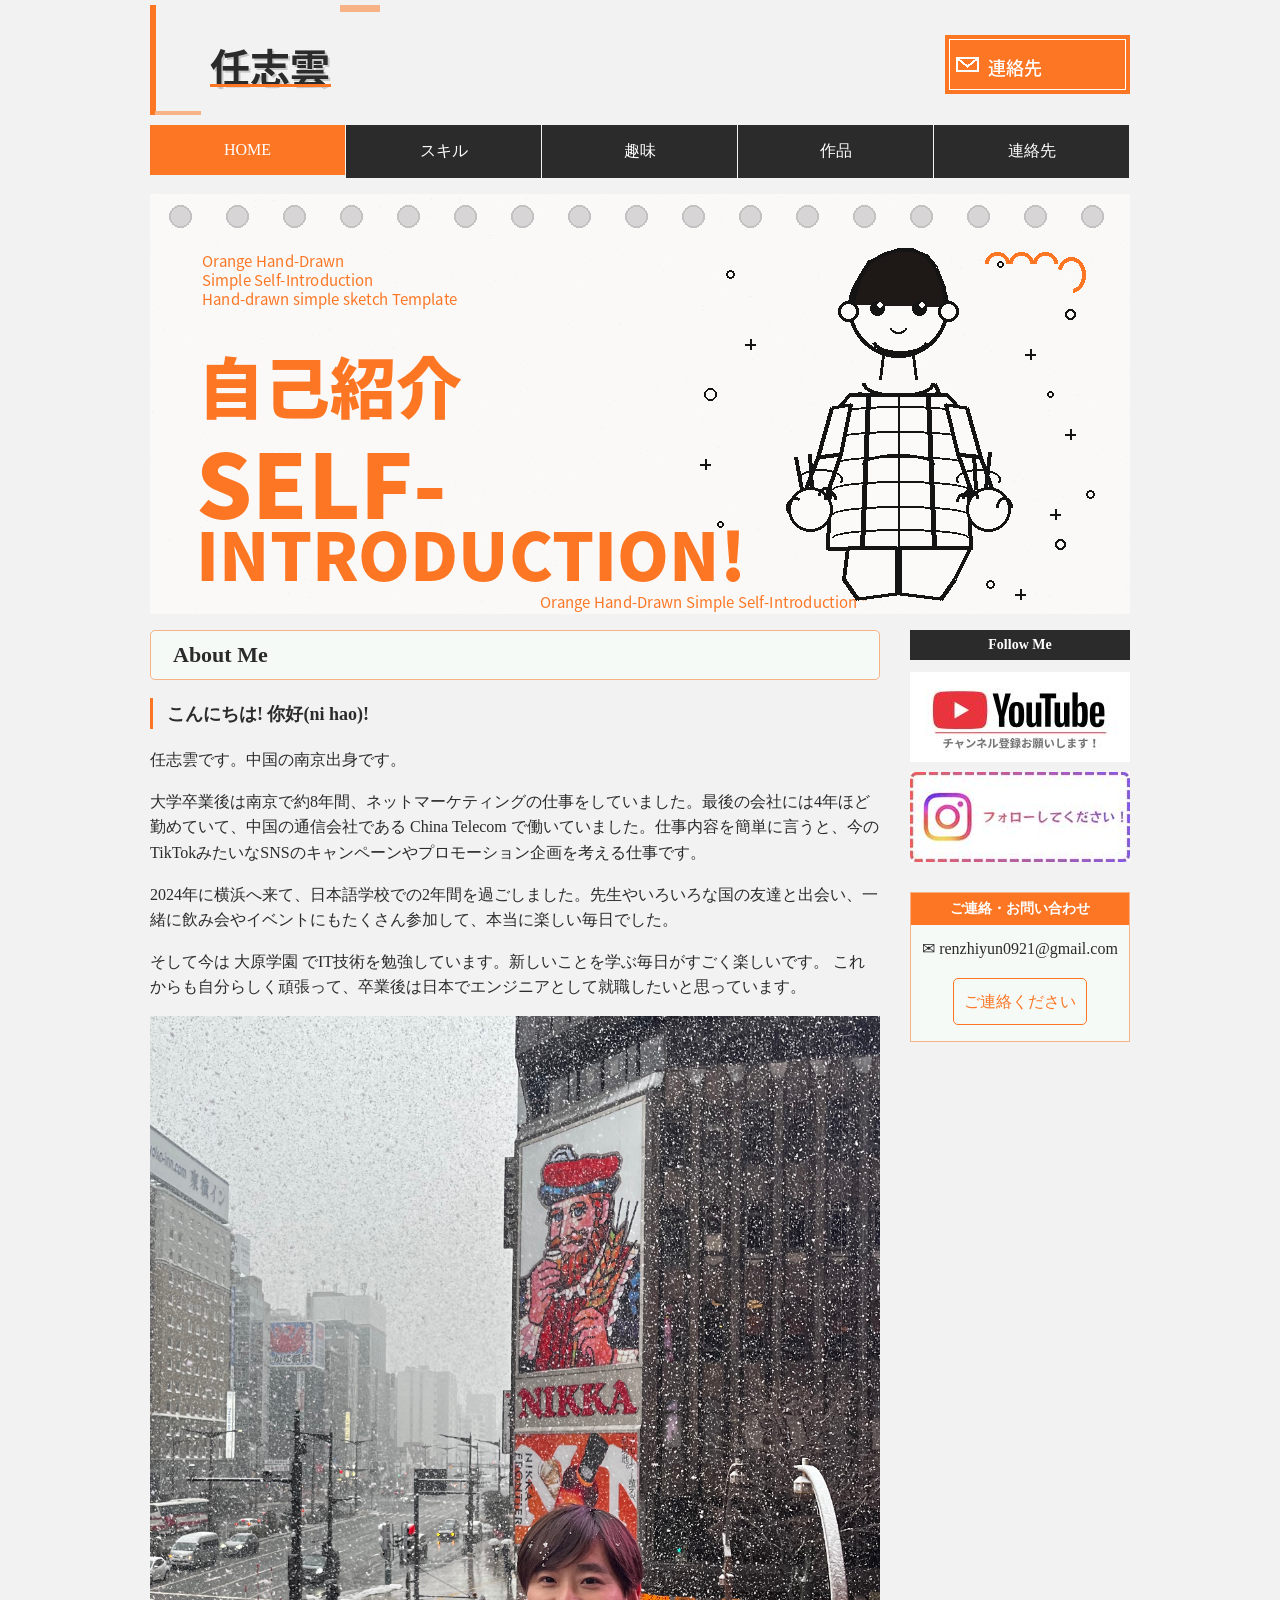
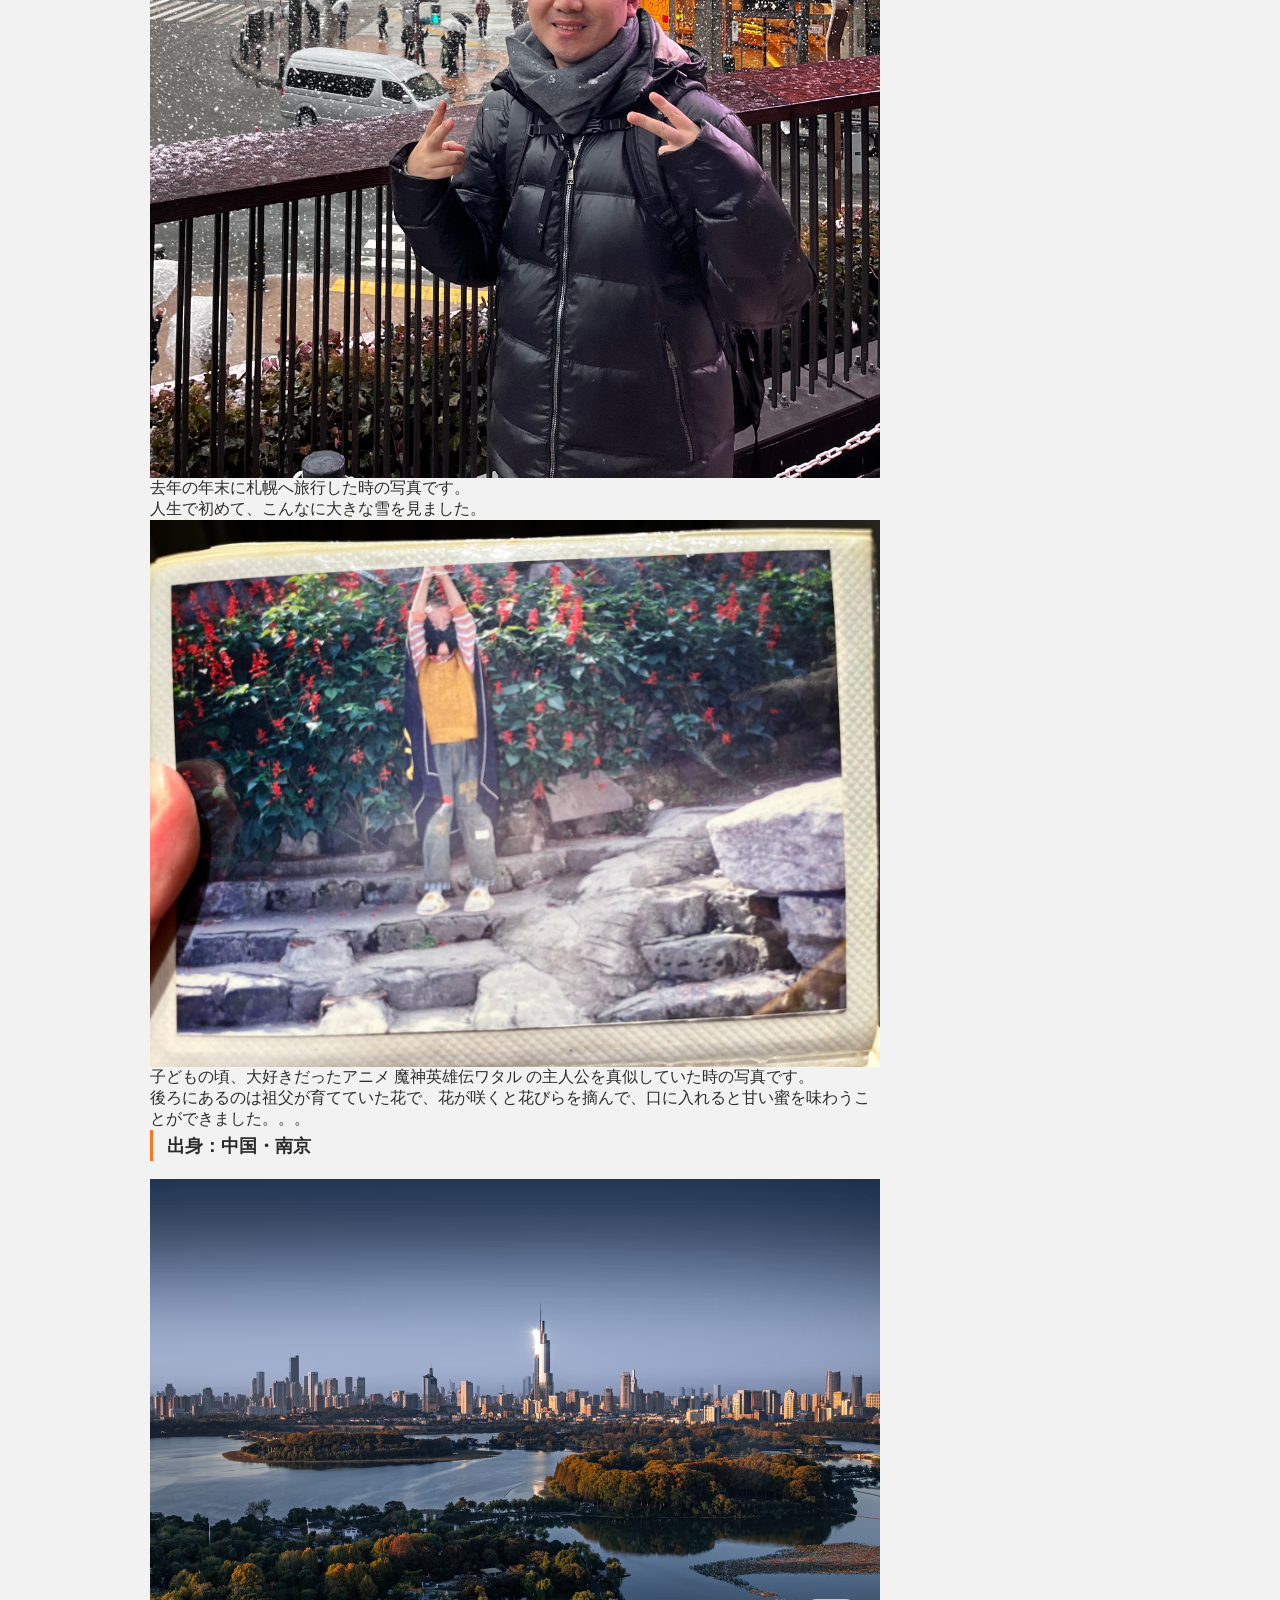
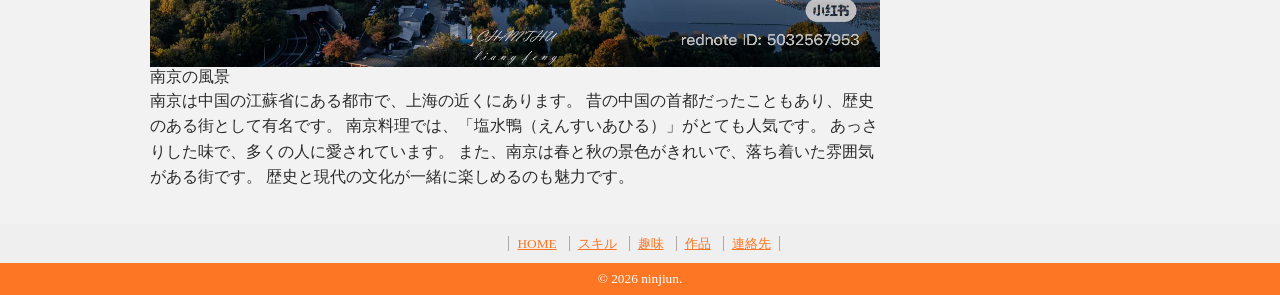
<file: index.html>
<!DOCTYPE html>
<html lang="ja">
<head>
<meta charset="UTF-8">
<meta name="viewport" content="width=device-width, initial-scale=1.0">
<title>任志雲の自己紹介</title>
<link rel="stylesheet" href="css/style.css">
<link rel="=shortcut icon" href="images/favicon.png">
</head>
<body>

  <!--ヘッダー-->
  <header>
    <h1><img src="images/logo.png" alt="Jiun Nin | Portfolio" ></h1>
    <div id="header_contact"><a href="contact.html"><img src="images/btn_contact.jpg" alt="連絡先"></a></div>
    <nav id="global_navi">
      <ul>
        <li class="current"><a href="index.html">HOME</a></li>
        <li><a href="skills.html">スキル</a></li>
        <li><a href="hobby.html">趣味</a></li>
        <li><a href="works.html">作品</a></li>
        <li><a href="contact.html">連絡先</a></li>
      </ul>
    </nav>
  </header>
  <!--/ヘッダー-->


  <!--メインビジュアル画像-->
  <div id="main_visual">
    <p><img src="images/main_visual.jpg" alt="自己紹介"></p>
  </div>
  <!--/メインビジュアル画像-->

  <!--wrapper-->
  <div id="wrapper">
    <!--メイン-->
    <div id="main">
      <section id="point">
        <h2>About Me</h2>
        <section>
          <h3>こんにちは! 你好(ni hao)!</h3>
          <p>任志雲です。中国の南京出身です。</p>
          <p>大学卒業後は南京で約8年間、ネットマーケティングの仕事をしていました。最後の会社には4年ほど勤めていて、中国の通信会社である China Telecom で働いていました。仕事内容を簡単に言うと、今のTikTokみたいなSNSのキャンペーンやプロモーション企画を考える仕事です。</p>
          <p>2024年に横浜へ来て、日本語学校での2年間を過ごしました。先生やいろいろな国の友達と出会い、一緒に飲み会やイベントにもたくさん参加して、本当に楽しい毎日でした。</p>
          <p>そして今は 大原学園 でIT技術を勉強しています。新しいことを学ぶ毎日がすごく楽しいです。
これからも自分らしく頑張って、卒業後は日本でエンジニアとして就職したいと思っています。</p>
          <figure>
            <img src="images/photo01.jpg" alt="写真1">
            <figcaption>去年の年末に札幌へ旅行した時の写真です。<br>
            人生で初めて、こんなに大きな雪を見ました。</figcaption>
          </figure>
          <figure>
            <img src="images/photo03.jpg" alt="写真3">
            <figcaption>子どもの頃、大好きだったアニメ 魔神英雄伝ワタル の主人公を真似していた時の写真です。<br>
            後ろにあるのは祖父が育てていた花で、花が咲くと花びらを摘んで、口に入れると甘い蜜を味わうことができました。。。</figcaption>
          </figure>
          <h3>出身：中国・南京</h3>
          <figure>
            <img src="images/photo02.jpg" alt="写真2">
            <figcaption>南京の風景</figcaption>
          </figure>
          <p> 南京は中国の江蘇省にある都市で、上海の近くにあります。
              昔の中国の首都だったこともあり、歴史のある街として有名です。
              南京料理では、「塩水鴨（えんすいあひる）」がとても人気です。
              あっさりした味で、多くの人に愛されています。
              また、南京は春と秋の景色がきれいで、落ち着いた雰囲気がある街です。
              歴史と現代の文化が一緒に楽しめるのも魅力です。</p>
        </section>
    </div>
    <!--/メイン-->

    <!--サイド-->
    <aside id="sidebar">
      <section id="side_banner">
        <h2>Follow Me</h2>
        <ul>
          <li><a href="https://www.youtube.com/@%E4%BB%BB%E5%BF%97%E4%BA%91-w3o" target="_blank"><img src="images/banner01.jpg" alt="YouTube"></a></li>
          <li><a href="https://www.instagram.com/fitz_best?igsh=MTdvMzY2Zjg4NnNrbA%3D%3D&utm_source=qr"><img src="images/banner02.jpg" alt="Instagram"></a></li>
        </ul>
      </section>
      <section id="side_contact">
        <h2>ご連絡・お問い合わせ</h2>
        <p class="mail"> ✉ renzhiyun0921@gmail.com</p>
        <p><a href="contact.html" class="contact_button">ご連絡ください</a></p>
      </section>
    </aside>
    <!--/サイド-->
  </div>
  <br>
  <!--/wrapper-->

  <!--フッター-->
  <footer>
    <div id="footer_nav">
      <ul>
        <li><a href="index.html">HOME</a></li>
        <li><a href="skills.html">スキル</a></li>
        <li><a href="hobby.html">趣味</a></li>
        <li><a href="works.html">作品</a></li>
        <li><a href="contact.html">連絡先</a></li>
      </ul>
    </div>
    <small>&copy; 2026 ninjiun.</small>
  </footer>

</body>
</html>
</file>
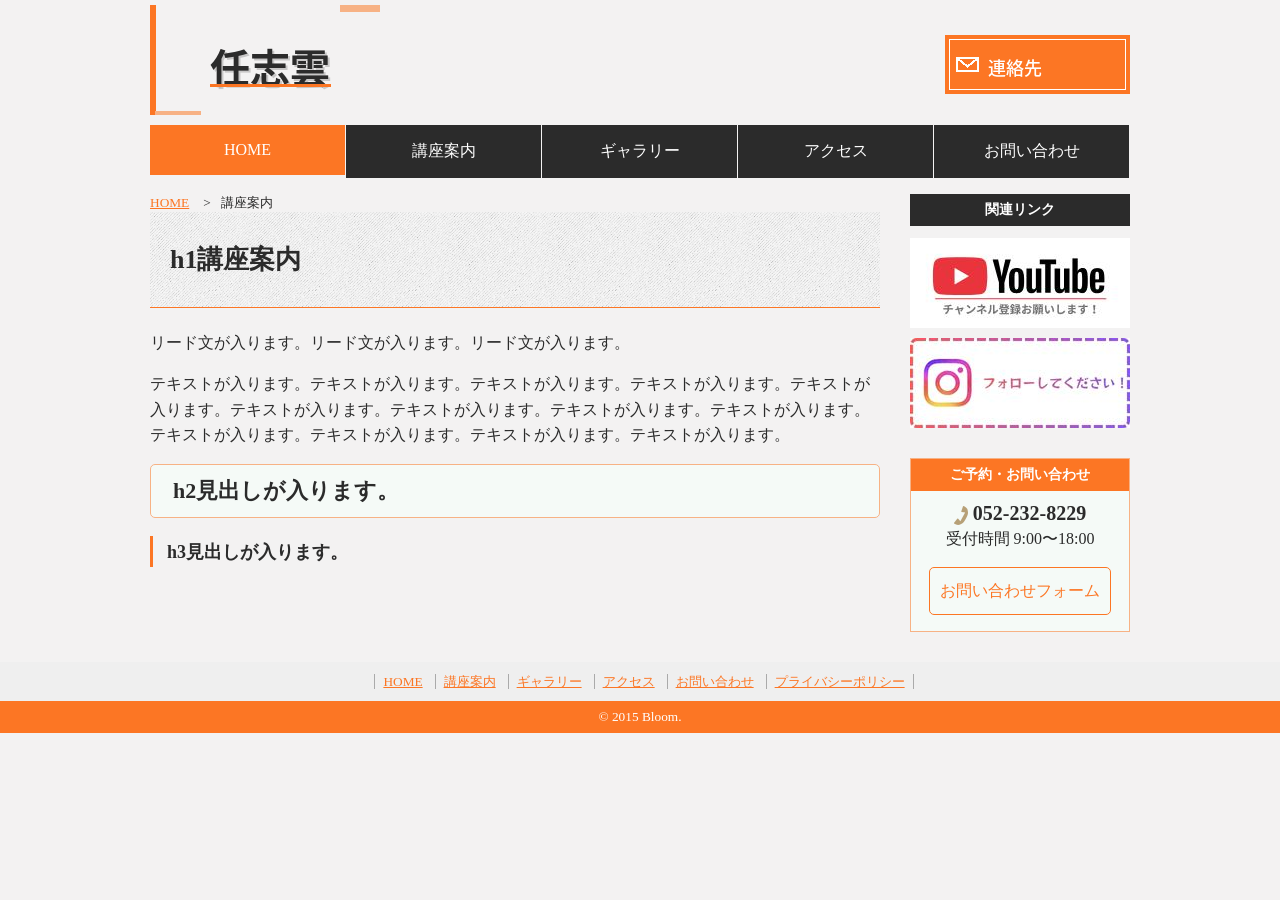
<file: base.html>
<!DOCTYPE html>
<html lang="ja">
<head>
<meta charset="UTF-8">
<title>フラワーアレンジメント教室 Bloom</title>
<link rel="stylesheet" href="css/style.css">
</head>
<body>

  <!--ヘッダー-->
  <header>
    <h1><a href="index.html"><img src="images/logo.png" alt="フラワーアレンジメント教室ブルーム" ></a></h1>
    <div id="header_contact"><a href="contact.html"><img src="images/btn_contact.jpg" alt="お問い合わせ"></a></div>
    <nav id="global_navi">
      <ul>
        <li class="current"><a href="index.html">HOME</a></li>
        <li><a href="course.html">講座案内</a></li>
        <li><a href="gallery.html">ギャラリー</a></li>
        <li><a href="access.html">アクセス</a></li>
        <li><a href="contact.html">お問い合わせ</a></li>
      </ul>
    </nav>
  </header>
  <!--/ヘッダー-->
  
  <!--wrapper-->
  <div id="wrapper">
    <!--メイン-->
    <div id="main">
      <div id="breadcrumb">
        <ol>
          <li><a href="index.html">HOME</a></li>
          <li>講座案内</li>
        </ol>
      </div>
      <article>        
        <h1>h1講座案内</h1>
        <p class="lead">リード文が入ります。リード文が入ります。リード文が入ります。</p>
        <p>テキストが入ります。テキストが入ります。テキストが入ります。テキストが入ります。テキストが入ります。テキストが入ります。テキストが入ります。テキストが入ります。テキストが入ります。テキストが入ります。テキストが入ります。テキストが入ります。テキストが入ります。</p>
        <section>
          <h2>h2見出しが入ります。</h2>
          <section>
            <h3>h3見出しが入ります。</h3>
          </section>
        </section>          
      </article>
    </div>
    <!--/メイン-->
    
    <!--サイド-->
    <aside id="sidebar">
      <section id="side_banner">
        <h2>関連リンク</h2>
        <ul>
          <li><a href="#" target="_blank"><img src="images/banner01.jpg" alt="ブルームブログ"></a></li>
          <li><a href="https://www.facebook.com/" target="_blank"><img src="images/banner02.jpg" alt="イイネ！押してね！facebookページ"></a></li>
        </ul>
      </section>
      <section id="side_contact">
        <h2>ご予約・お問い合わせ</h2>
        <address><img src="images/mark_tel.png" alt="TEL">052-232-8229</address>
        <p>受付時間 9:00〜18:00</p>
        <p><a href="contact.html" class="contact_button">お問い合わせフォーム</a></p>
      </section>
    </aside>
    <!--/サイド-->
  </div>
  <!--/wrapper-->
  
  <!--フッター-->
  <footer>
    <div id="footer_nav">
      <ul>
        <li><a href="index.html">HOME</a></li>
        <li><a href="course.html">講座案内</a></li>
        <li><a href="gallery.html">ギャラリー</a></li>
        <li><a href="access.html">アクセス</a></li>
        <li><a href="contact.html">お問い合わせ</a></li>
        <li><a href="policy.html">プライバシーポリシー</a></li>
      </ul>
    </div>
    <small>&copy; 2015 Bloom.</small>
  </footer>
  <!--/フッター-->

</body>
</html>
</file>
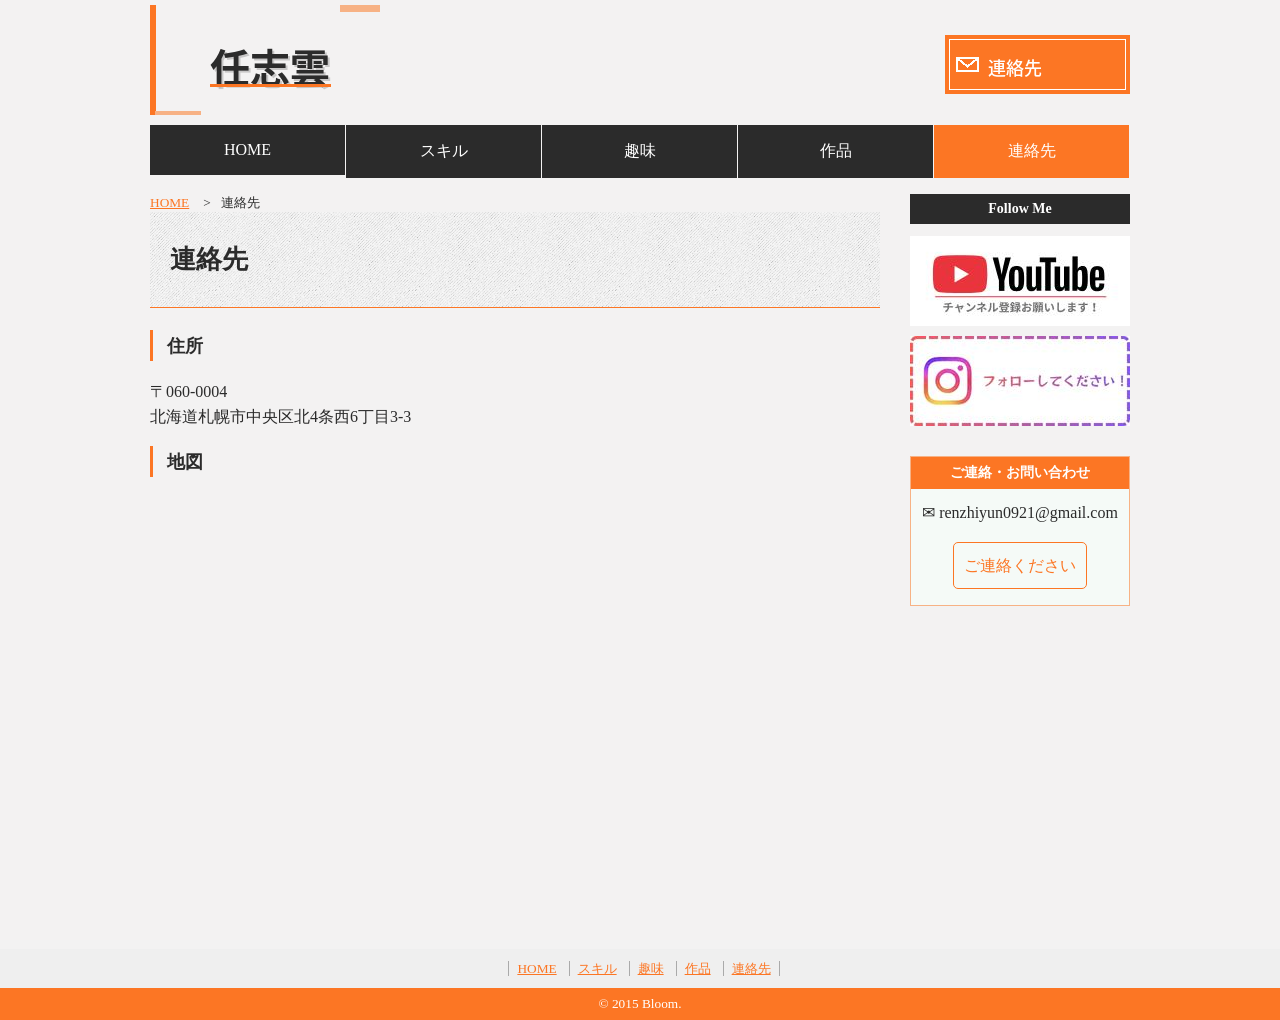
<file: contact.html>
<!DOCTYPE html>
<html lang="ja">
<head>
<meta charset="UTF-8">
<meta name="viewport" content="width=device-width, initial-scale=1.0">
<title>連絡先｜自己紹介</title>
<link rel="stylesheet" href="css/style.css">
<link rel="=shortcut icon" href="images/favicon.png">
</head>
<body>

  <!--ヘッダー-->
  <header>
    <h1><a href="index.html"><img src="images/logo.png" alt="nin jiun" ></a></h1>
    <div id="header_contact"><a href="contact.html"><img src="images/btn_contact.jpg" alt="連絡先"></a></div>
    <nav id="global_navi">
      <ul>
        <li><a href="index.html">HOME</a></li>
        <li><a href="skills.html">スキル</a></li>
        <li><a href="hobby.html">趣味</a></li>
        <li><a href="works.html">作品</a></li>
        <li class="current"><a href="access.html">連絡先</a></li>
      </ul>
    </nav>
  </header>
  <!--/ヘッダー-->

  <!--wrapper-->
  <div id="wrapper">
    <!--メイン-->
    <div id="main">
      <div id="breadcrumb">
        <ol>
          <li><a href="index.html">HOME</a></li>
          <li>連絡先</li>
        </ol>
      </div>
      <article>        
        <h1>連絡先</h1>
            <h3>住所</h3>
            <p>〒060-0004<br>
            北海道札幌市中央区北4条西6丁目3-3 </p>
          </section>
          <section>
            <h3>地図</h3>
<iframe src="https://www.google.com/maps/embed?pb=!1m18!1m12!1m3!1d8245.061520040987!2d141.35254285117787!3d43.06100673934976!2m3!1f0!2f0!3f0!3m2!1i1024!2i768!4f13.1!3m3!1m2!1s0x5f0b299f95d09a37%3A0x6ada9513ed3ab61e!2sRokkatei%20Sapporo%20Main%20Store!5e0!3m2!1szh-CN!2sjp!4v1778808027480!5m2!1szh-CN!2sjp" width="600" height="450" style="border:0;" allowfullscreen="" loading="lazy" referrerpolicy="no-referrer-when-downgrade"></iframe>
          </section>
      </article>
    </div>
    <!--/メイン-->

    <!--サイド-->
    <aside id="sidebar">
      <section id="side_banner">
        <h2>Follow Me</h2>
        <ul>
          <li><a href="https://www.youtube.com/@%E4%BB%BB%E5%BF%97%E4%BA%91-w3o" target="_blank"><img src="images/banner01.jpg" alt="YouTube"></a></li>
          <li><a href="https://www.instagram.com/fitz_best?igsh=MTdvMzY2Zjg4NnNrbA%3D%3D&utm_source=qr"><img src="images/banner02.jpg" alt="Instagram"></a></li>
        </ul>
      </section>
      <section id="side_contact">
        <h2>ご連絡・お問い合わせ</h2>
        <p class="mail"> ✉ renzhiyun0921@gmail.com</p>
        <p><a href="contact.html" class="contact_button">ご連絡ください</a></p>
      </section>
    </aside>
    <!--/サイド-->
  </div>
  <!--/wrapper-->

  <!--フッター-->
  <footer>
    <div id="footer_nav">
      <ul>
        <li><a href="index.html">HOME</a></li>
        <li><a href="skills.html">スキル</a></li>
        <li><a href="hobby.html">趣味</a></li>
        <li><a href="works.html">作品</a></li>
        <li><a href="contact.html">連絡先</a></li>
      </ul>
    </div>
    <small>&copy; 2015 Bloom.</small>
  </footer>
  <!--/フッター-->
  
</body>
</html>
</file>
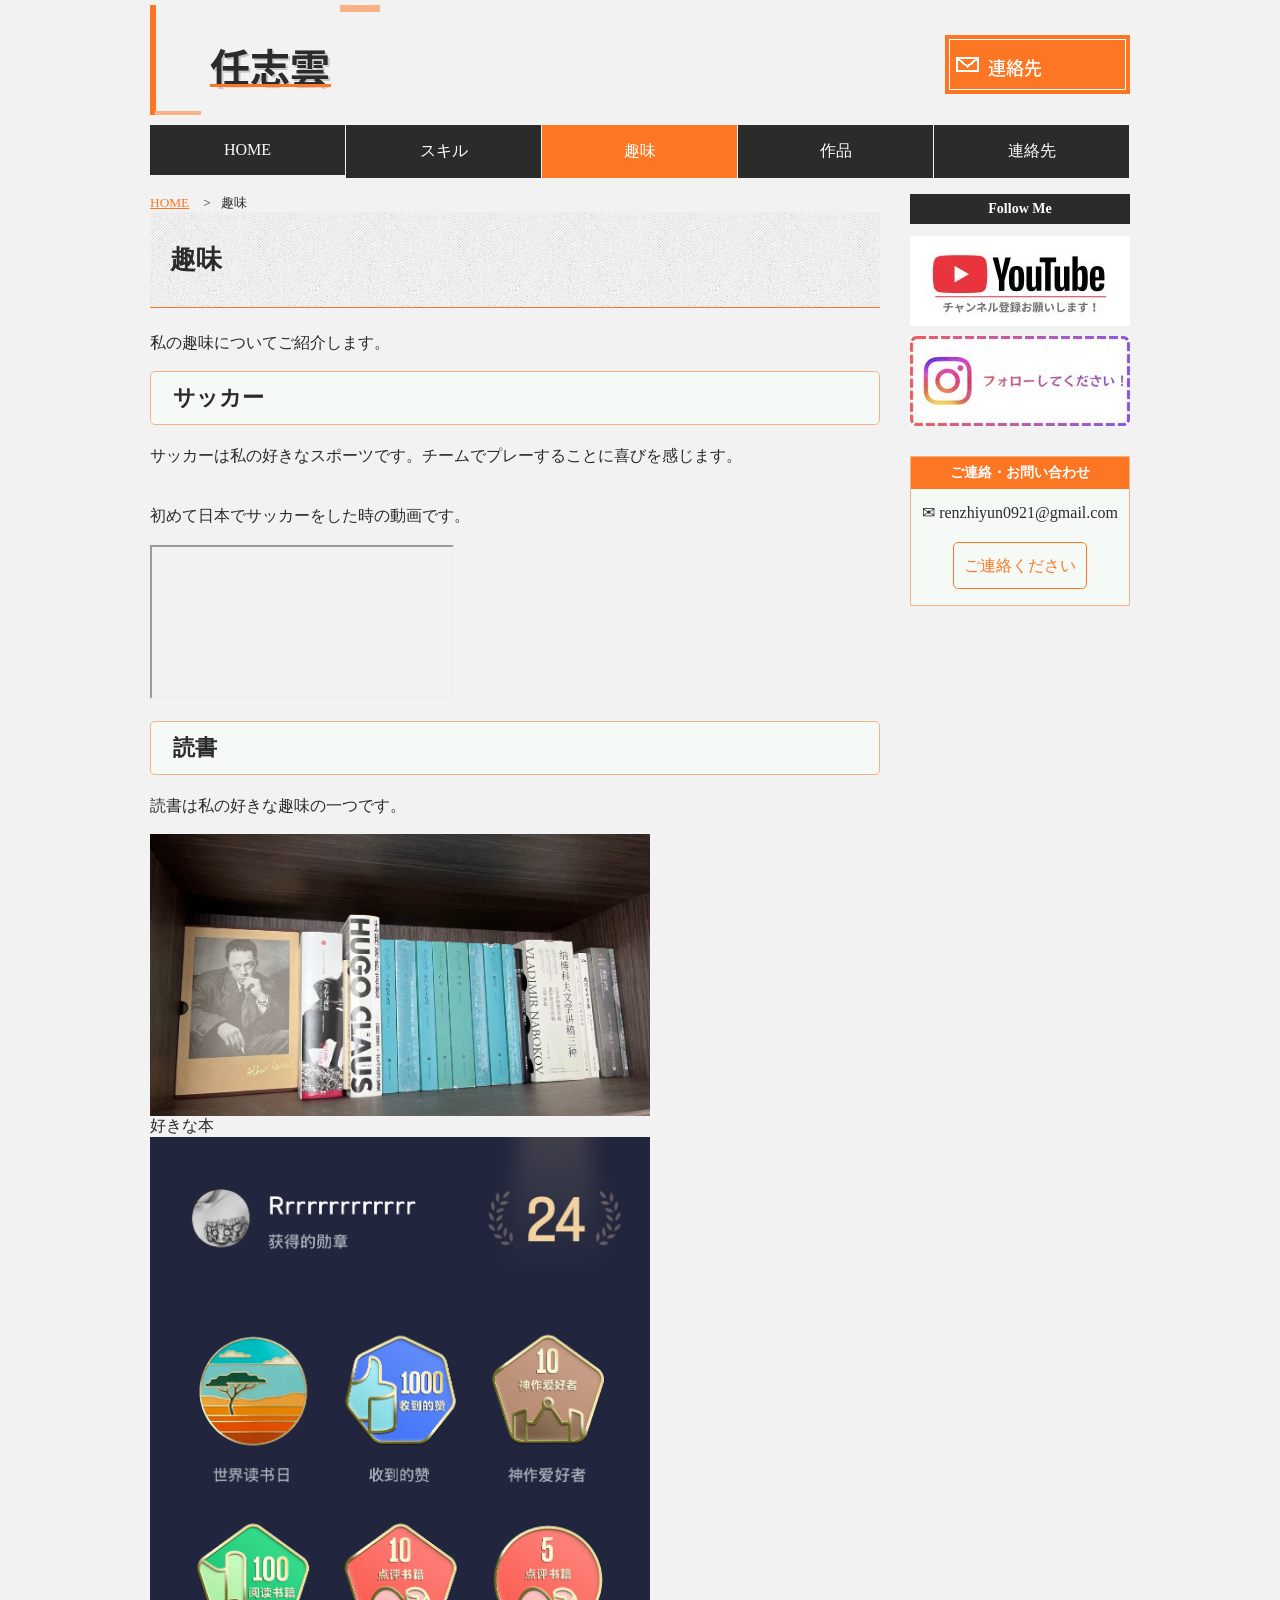
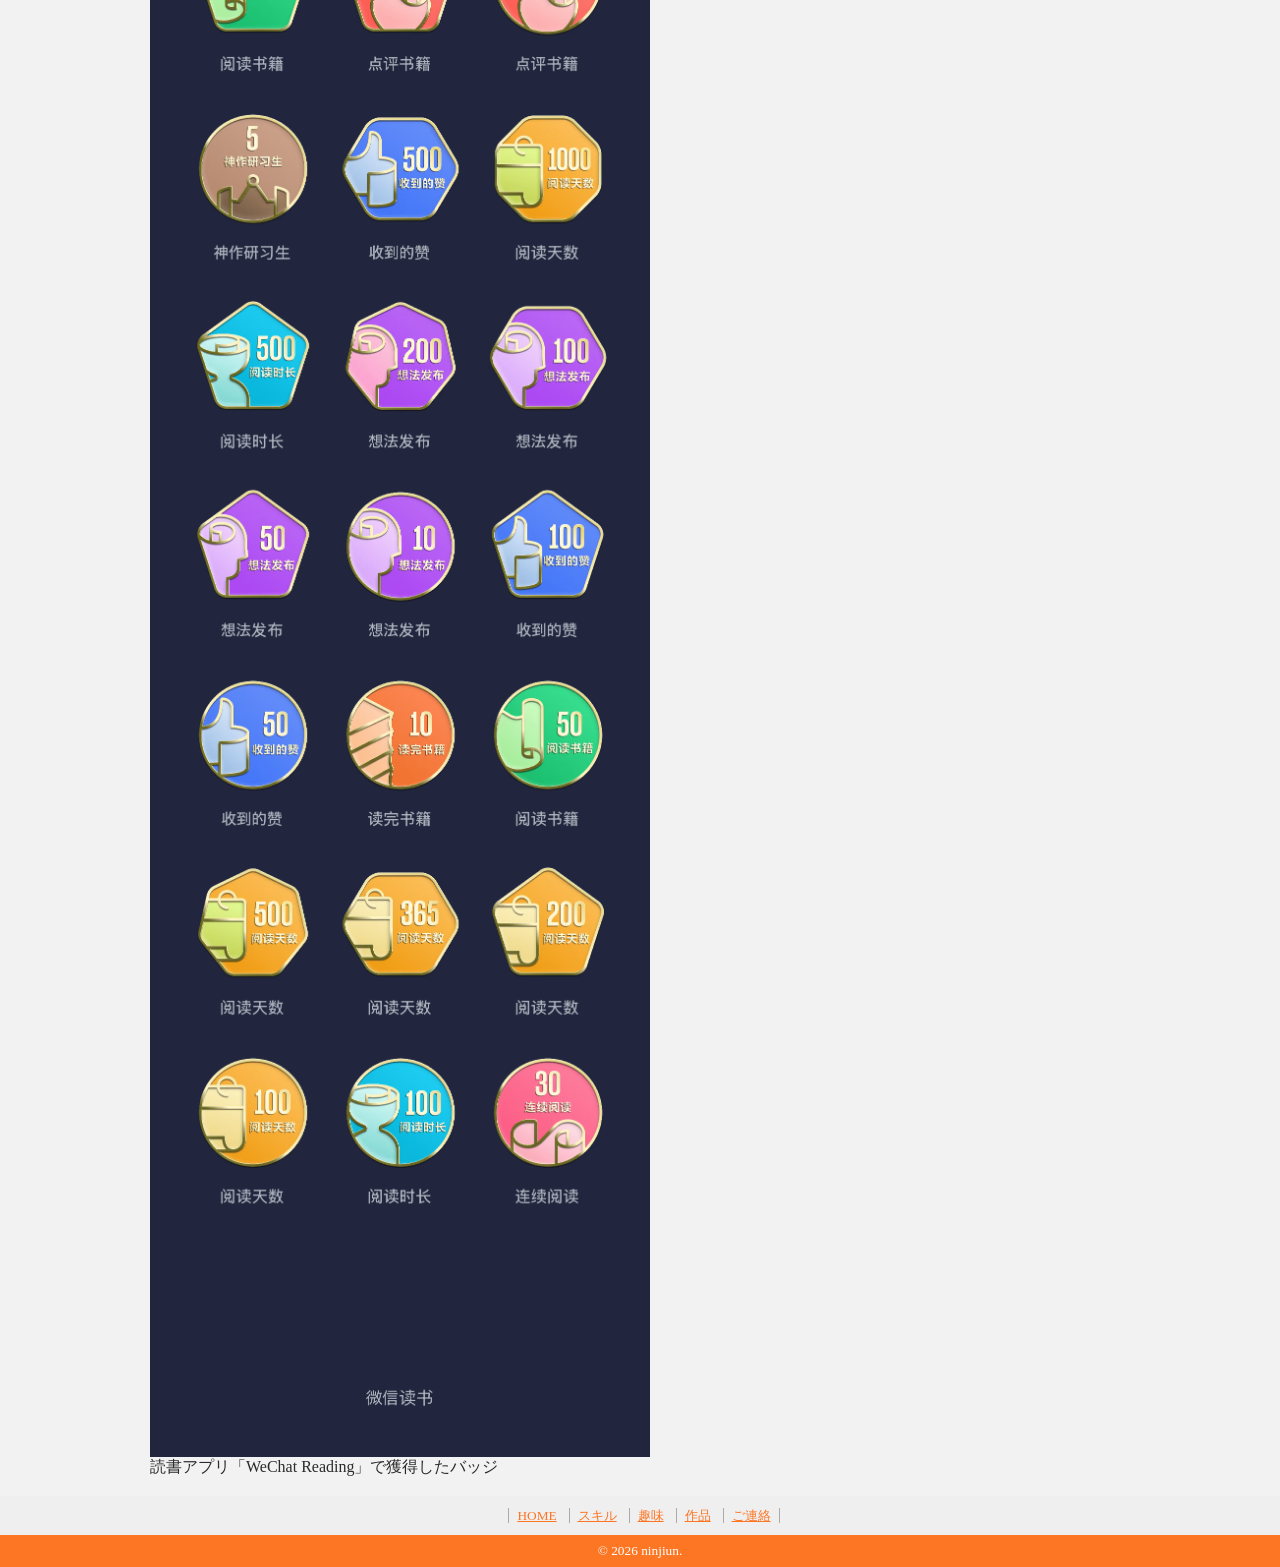
<file: hobby.html>
<!DOCTYPE html>
<html lang="ja">
<head>
<meta charset="UTF-8">
<meta name="viewport" content="width=device-width, initial-scale=1.0">
<title>趣味｜自己紹介</title>
<link rel="stylesheet" href="css/style.css">
<link rel="=shortcut icon" href="images/favicon.png">
</head>
<body>

  <!--ヘッダー-->
  <header>
    <h1><a href="index.html"><img src="images/logo.png" alt="ジウン" ></a></h1>
    <div id="header_contact"><a href="contact.html"><img src="images/btn_contact.jpg" alt="お問い合わせ"></a></div>
    <nav id="global_navi">
      <ul>
        <li><a href="index.html">HOME</a></li>
        <li><a href="skills.html">スキル</a></li>
        <li class="current"><a href="hobby.html">趣味</a></li>
        <li><a href="works.html">作品</a></li>
        <li><a href="contact.html">連絡先</a></li>
      </ul>
    </nav>
  </header>
  <!--/ヘッダー-->

  <!--wrapper-->
  <div id="wrapper">
  	<!--メイン-->
    <div id="main">
      <div id="breadcrumb">
        <ol>
          <li><a href="index.html">HOME</a></li>
          <li>趣味</li>
        </ol>
      </div>
      <article>
        <h1>趣味</h1>
        <p class="lead">私の趣味についてご紹介します。</p>
          <section id="gallery">
          <h2>サッカー</h2>
          <p>サッカーは私の好きなスポーツです。チームでプレーすることに喜びを感じます。</p>
          </ul>
        </section>
        <br>
        <section class="movie">
            <p>初めて日本でサッカーをした時の動画です。</p>
            <div class="video-wrap"> 
            <iframe src="https://www.youtube.com/embed/Bu_wCqK5In0"
            allowfullscreen></iframe>
             </div>
              </iframe>
              </ul>
        </section>
        <br>
          <section id="gallery">
          <h2>読書</h2>
          <p>読書は私の好きな趣味の一つです。</p>
          <figure>
          <img src="images/book01.jpg" class="photo" alt="本の写真">
          <figcaption>好きな本</figcaption>
          </figure>
          <figure>
          <img src="images/book02.png" class="photo" alt="本の写真2">
          <figcaption>読書アプリ「WeChat Reading」で獲得したバッジ</figcaption>
          </figure>
        </section>
      </article>
    </div>
    <!--/メイン-->

    <!--サイド-->
    <aside id="sidebar">
      <section id="side_banner">
        <h2>Follow Me</h2>
        <ul>
          <li><a href="https://www.youtube.com/@%E4%BB%BB%E5%BF%97%E4%BA%91-w3o" target="_blank"><img src="images/banner01.jpg" alt="YouTube"></a></li>
          <li><a href="https://www.instagram.com/fitz_best?igsh=MTdvMzY2Zjg4NnNrbA%3D%3D&utm_source=qr"><img src="images/banner02.jpg" alt="Instagram"></a></li>
        </ul>
      </section>
      <section id="side_contact">
        <h2>ご連絡・お問い合わせ</h2>
        <p class="mail"> ✉ renzhiyun0921@gmail.com</p>
        <p><a href="contact.html" class="contact_button">ご連絡ください</a></p>
      </section>
    </aside>
    <!--/サイド-->
  </div>
  <br>
  <!--/wrapper-->

  <!--フッター-->
  <footer>
    <div id="footer_nav">
      <ul>
        <li><a href="index.html">HOME</a></li>
        <li><a href="skills.html">スキル</a></li>
        <li><a href="hobby.html">趣味</a></li>
        <li><a href="works.html">作品</a></li>
        <li><a href="contact.html">ご連絡</a></li>
      </ul>
    </div>
    <small>&copy; 2026 ninjiun.</small>
  </footer>
  <!--/フッター-->

</body>
</html>
</file>
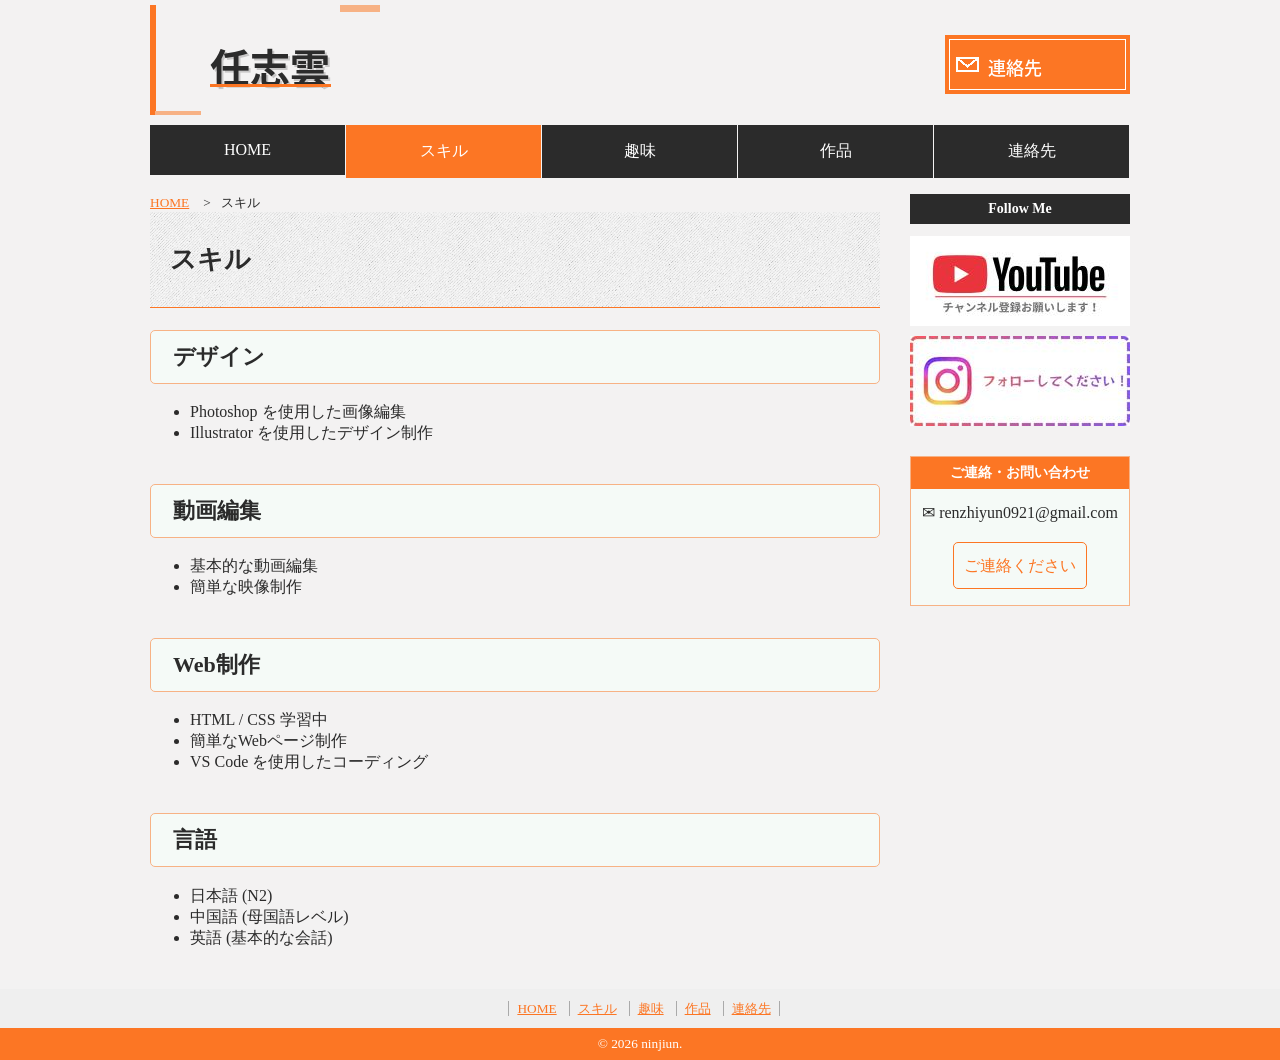
<file: skills.html>
<!DOCTYPE html>
<html lang="ja">
<head>
<meta charset="UTF-8">
<meta name="viewport" content="width=device-width, initial-scale=1.0">
<title>スキル</title>
<link rel="stylesheet" href="css/style.css">
<link rel="=shortcut icon" href="images/favicon.png">
</head>
<body>

  <!--ヘッダー-->
  <header>
    <h1><a href="index.html"><img src="images/logo.png" alt="nin jiun" ></a></h1>
    <div id="header_contact"><a href="contact.html"><img src="images/btn_contact.jpg" alt="連絡先"></a></div>
    <nav id="global_navi">
      <ul>
        <li><a href="index.html">HOME</a></li>
        <li class="current"><a href="skills.html">スキル</a></li>
        <li><a href="hobby.html">趣味</a></li>
        <li><a href="works.html">作品</a></li>
        <li><a href="contact.html">連絡先</a></li>
      </ul>
    </nav>
  </header>
  <!--/ヘッダー-->

  <!--wrapper-->
  <div id="wrapper">
    <!--メイン-->
    <div id="main">
      <div id="breadcrumb">
        <ol>
          <li><a href="index.html">HOME</a></li>
          <li>スキル</li>
        </ol>
      </div>
      <article id="course">        
        <h1>スキル</h1>
        <section class="skill_box">
        <h2>デザイン</h2>
        <ul>
        <li>Photoshop を使用した画像編集</li>
        <li>Illustrator を使用したデザイン制作</li>
        </ul>
        </section>  
        <section class="skill_box">
        <h2>動画編集</h2>
        <ul>
        <li>基本的な動画編集</li>
        <li>簡単な映像制作 </li>
        </ul>
        </section>
        <section class="skill_box">
        <h2>Web制作</h2>
        <ul>
        <li>HTML / CSS 学習中</li>
        <li>簡単なWebページ制作</li>
        <li>VS Code を使用したコーディング</li>
        </ul>
        </section>
        <section class="skill_box">
          <h2>言語</h2>
          <ul>
            <li>日本語 (N2)</li>
            <li>中国語 (母国語レベル)</li>
            <li>英語 (基本的な会話)</li>
          </ul>
        </section>
      </article>
    </div>
    <!--/メイン-->

    <!--サイド-->
    <aside id="sidebar">
      <section id="side_banner">
        <h2>Follow Me</h2>
        <ul>
          <li><a href="https://www.youtube.com/@%E4%BB%BB%E5%BF%97%E4%BA%91-w3o" target="_blank"><img src="images/banner01.jpg" alt="YouTube"></a></li>
          <li><a href="https://www.instagram.com/fitz_best?igsh=MTdvMzY2Zjg4NnNrbA%3D%3D&utm_source=qr"><img src="images/banner02.jpg" alt="Instagram"></a></li>
        </ul>
      </section>
      <section id="side_contact">
        <h2>ご連絡・お問い合わせ</h2>
        <p class="mail"> ✉ renzhiyun0921@gmail.com</p>
        <p><a href="contact.html" class="contact_button">ご連絡ください</a></p>
      </section>
    </aside>
    <!--/サイド-->
  </div>
  <!--/wrapper-->

  <!--フッター-->
  <footer>
    <div id="footer_nav">
      <ul>
        <li><a href="index.html">HOME</a></li>
        <li><a href="skills.html">スキル</a></li>
        <li><a href="hobby.html">趣味</a></li>
        <li><a href="works.html">作品</a></li>
        <li><a href="contact.html">連絡先</a></li>
      </ul>
    </div>
    <small>&copy; 2026 ninjiun.</small>
  </footer>
  <!--/フッター-->

</body>
</html>
</file>
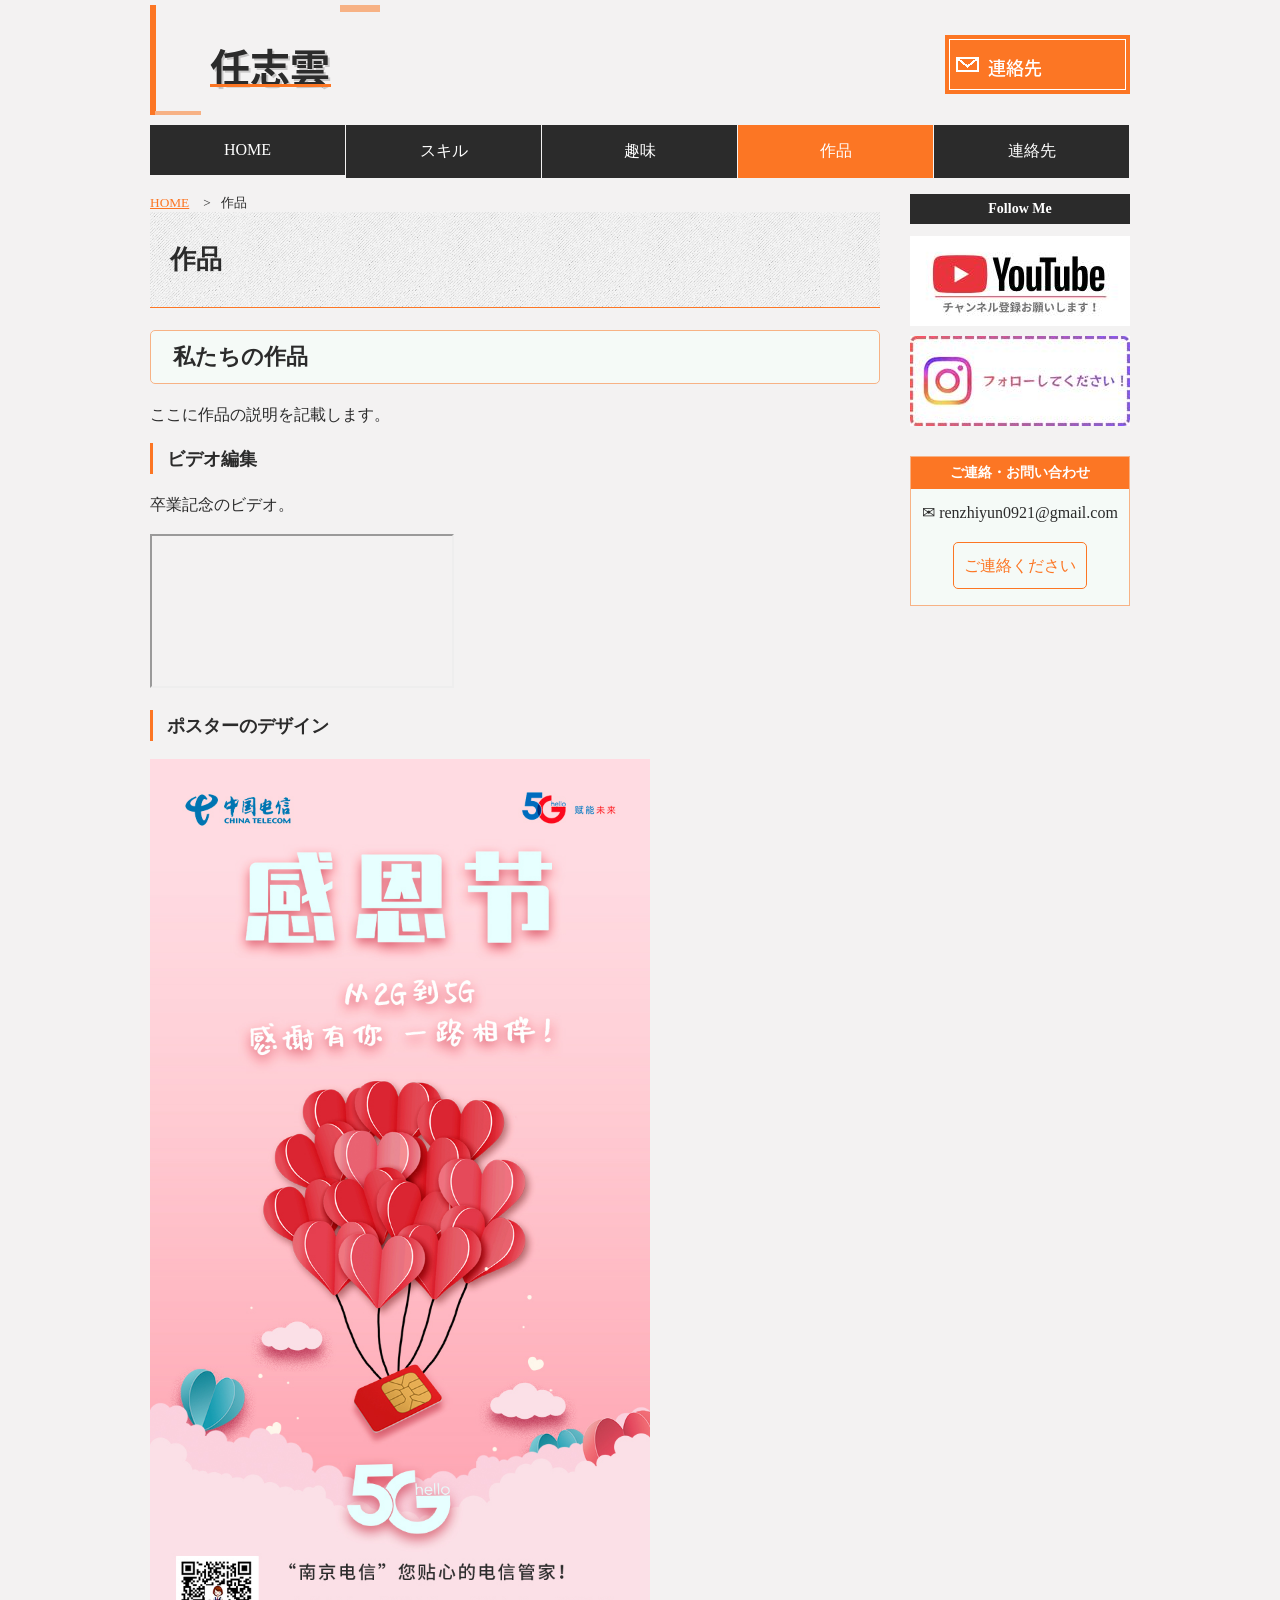
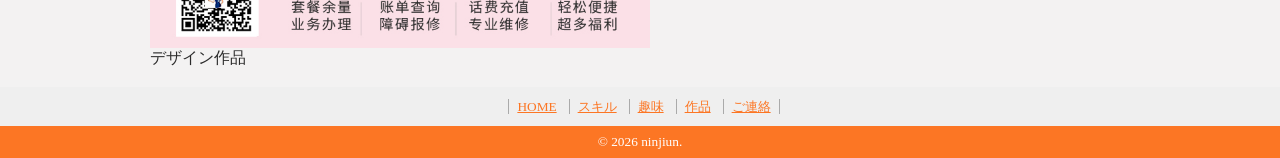
<file: works.html>
<!DOCTYPE html>
<html lang="ja">
<head>
<meta charset="UTF-8">
<meta name="viewport" content="width=device-width, initial-scale=1.0">
<title>作品</title>
<link rel="stylesheet" href="css/style.css">
<link rel="=shortcut icon" href="images/favicon.png">
</head>
<body>

  <!--ヘッダー-->
  <header>
    <h1><a href="index.html"><img src="images/logo.png" alt="nin jiun" ></a></h1>
    <div id="header_contact"><a href="contact.html"><img src="images/btn_contact.jpg" alt="連絡先"></a></div>
    <nav id="global_navi">
      <ul>
        <li><a href="index.html">HOME</a></li>
        <li><a href="skills.html">スキル</a></li>
        <li><a href="hobby.html">趣味</a></li>
        <li class="current"><a href="works.html">作品</a></li>
        <li><a href="contact.html">連絡先</a></li>
      </ul>
    </nav>
  </header>
  <!--/ヘッダー-->

  <!--wrapper-->
  <div id="wrapper">
    <!--メイン-->
    <div id="main">
      <div id="breadcrumb">
        <ol>
          <li><a href="index.html">HOME</a></li>
          <li>作品</li>
        </ol>
      </div>
      <article>
        <h1>作品</h1>
        <section>
          <h2>私たちの作品</h2>
          <p>ここに作品の説明を記載します。</p>
          </section>
          <section>
            <h3>ビデオ編集</h3>
            </section>
            <section class="movie">
            <p>卒業記念のビデオ。</p>
            <div class="video-wrap">
            <iframe src="https://www.youtube.com/embed/kxRSaXNRKdM" 
            allowfullscreen></iframe>
            </div>
              </iframe>
        </section>
        <br>
          <section>
            <h3>ポスターのデザイン</h3>
            </section>
          <figure>
          <img src="images/photo04.jpg" class="photo" alt="ポスターの写真">
          <figcaption>デザイン作品</figcaption>
          </figure>
      </article>
    </div>
    <!--/メイン-->
    <!--サイド-->
    <aside id="sidebar">
      <section id="side_banner">
        <h2>Follow Me</h2>
        <ul>
          <li><a href="https://www.youtube.com/@%E4%BB%BB%E5%BF%97%E4%BA%91-w3o" target="_blank"><img src="images/banner01.jpg" alt="YouTube"></a></li>
          <li><a href="https://www.instagram.com/fitz_best?igsh=MTdvMzY2Zjg4NnNrbA%3D%3D&utm_source=qr"><img src="images/banner02.jpg" alt="Instagram"></a></li>
        </ul>
      </section>
      <section id="side_contact">
        <h2>ご連絡・お問い合わせ</h2>
        <p class="mail"> ✉ renzhiyun0921@gmail.com</p>
        <p><a href="contact.html" class="contact_button">ご連絡ください</a></p>
      </section>
    </aside>
    <!--/サイド-->
  </div>
  <br>
  <!--/wrapper-->

  <!--フッター-->
  <footer>
    <div id="footer_nav">
      <ul>
        <li><a href="index.html">HOME</a></li>
        <li><a href="skills.html">スキル</a></li>
        <li><a href="hobby.html">趣味</a></li>
        <li><a href="works.html">作品</a></li>
        <li><a href="contact.html">ご連絡</a></li>
      </ul>
    </div>
    <small>&copy; 2026 ninjiun.</small>
  </footer>
  <!--/フッター-->

</body>
</html>
</file>
<file: css/style.css>
@charset "UTF-8";

body {
    margin: 0;
    padding: 0;
    color: #2b2b2b;
    background-color: #f3f2f2;
}

a { color: #fc7624; }

a:visited { color: #f7b285; }

a:hover { 
    color: #fc7624;
    font-weight: bold;
    text-decoration: none;
}

a img { 
    transition: opacity 0.2s linear; 
}

a:hover img { 
    opacity: 0.7; 
}

h1, h2, h3, h4, h5, h6 { 
    margin-top: 0; 
}

p { 
    margin-top: 0;
    line-height: 1.6;
}

img { 
    vertical-align: bottom; 
}

#point figure {
  width: 100%;
}

#point figure img {
  width: 100%;
  height: auto;
}
#main figure {
    text-align: left;
    margin: 0;
    padding: 0;
}
#main h1 {
    background-image: url(../images/header_bg.jpg);
    padding: 30px 30px 30px 20px;
    font-size: 26px;
    border-bottom: solid 1px #fc7624;
}

#main h2 {
    font-size: 22px;
    border: 1px solid #f7b285;
    padding: 11px 22px;
    border-radius: 5px;
    background-color: #f5faf7;
}

#main h3 {
    font-size: 18px;
    border-left: solid 3px #fc7624;
    padding: 4px 9px 3px 14px;
}

header {
    width: 980px;
    margin: 0 auto;
}

header h1 {
    float: left;
    margin: 5px 0 10px;
}

header #header_contact {
    float: right;
    margin: 35px 0 0;
}

#global_navi {
    width: 980px;
    clear: both;
    overflow: hidden;
    margin: 16px auto;
}

#global_navi ul {
    list-style: none;
    margin: 0;
    padding: 0;
}

#global_navi ul li {
    width: 195px;
    float: left;
    margin-right: 1px;
    text-align: center;
}

#global_navi ul li a {
    display: block;
    padding: 16px;
    background-color: #2b2b2b;
    color: #fff;
    text-decoration: none;
    transition: background-color 0.2s linear;
}

#global_navi ul li.current a {
    background-color: #fc7624;
}

#global_navi ul li a:hover {
    background-color: #f7b285;
}

#wrapper {
    width: 980px;
    margin: 0 auto;
    overflow: hidden;
}

#main {
    width: 730px;
    float: left;
}

#sidebar {
    width: 220px;
    float: right;
}

#side_banner { 
    margin-bottom: 30px; 
}

#side_banner h2 {
    background-color: #2b2b2b;
    color: #fff;
    padding: 7px;
    font-size: 14px;
    text-align: center;
}

#side_banner ul {
    list-style: none;
    margin: 0;
    padding: 0;
}

#side_banner ul li { 
    margin-bottom: 10px; 
}

#side_contact { 
    margin-bottom: 30px; 
}

#side_contact {
    border: 1px solid #f7b285;
    color: #2b2b2b;
    text-align: center;
    background-color: #f5faf7;
}

#side_contact h2 {
    background-color: #fc7624;
    color: #fff;
    padding: 7px;
    font-size: 14px;
}

#side_contact address {
    font-weight: bold;
    font-size: 20px;
    font-style: normal;
}

#side_contact address img {
    vertical-align: middle;
    margin-right: 5px;
}

#side_contact .contact_button {
    display: inline-block;
    background: #f5faf7;
    color: #fc7624;
    padding: 10px;
    border: 1px solid #fc7624;
    border-radius: 5px;
    text-decoration: none;
}

#side_contact .contact_button:hover {
    background: #fc7624;
    color: #fff;
}
.skill_box {
    margin-bottom: 40px;
}

.skill_box h2 {
    border-left: 5px solid #b7a077;
    padding-left: 10px;
}
footer {
  background-color: #fc7624;
  text-align: center;
}
footer #footer_nav {
  background-color: #efefef;
  padding: 10px 0;
}
footer #footer_nav ul {
  list-style: none;
  margin: 0;
  padding: 0;
}

footer #footer_nav li {
  display: inline;
  border-left: solid 1px #aaa;
  margin-left: 8px;
  padding-left: 8px;
  font-size: smaller;
}
footer #footer_nav li:last-child {
  border-right: solid 1px #aaa;
  padding: 0 8px;
}
footer small {
  display: block;
  padding: 8px 0;
  color: #fff;
}

#breadcrumb { font-size: smaller; }
#breadcrumb ol {
  list-style: none;
  margin: 0 0 10px 0;
  padding: 0;
}
#breadcrumb ol li { display: inline; }
#breadcrumb ol li::after {
  content: ">";
  padding-left: 7px;
}
#breadcrumb ol li:last-child::after { content: none; }

#breadcrumb { 
    font-size: smaller; 
}

#breadcrumb ol {
    list-style: none;
    margin: 0;
    padding: 0;
}

#breadcrumb ol li {
    display: inline;
}

#breadcrumb ol li::after {
    content: ">";
    margin: 7px;
}

#breadcrumb ol li:last-child::after { 
    content: none; 
}

#main_visual {
    width: 980px;
    margin: 0 auto;
}

#main_visual img {
    display: block;
}
.photo {
    width: 500px;
    height: auto;
}
@media screen and (max-width : 767px){
    img {
        max-width: 100%;
    }
    header, 
    #global_navi,
    #sidebar,
    #wrapper {
        width: 100%;
    }
    header h1 {
        float: none;
        text-align: center;
    }
    header h1 img {
        width: 50%;
    }
    header #header_contact {
        display: none;
    }
    #global_navi ul li {
        width: 50%;
        padding: 0.5px;
        margin: 0;
        box-sizing: border-box;
    }
    #global_navi ul li a {
        margin: 0;
    }
    #global_navi ul li:last-child {
        width: 100%;
    }  
    #main {
        width: 100%;
        padding: 0 5%;
        box-sizing: border-box;
    }
    #main figure {
        text-align: left;
    }
    #main_visual {
        width: 100%;
        height: auto;
    }
    #point figure {
        float: none;
        margin: 0 0 11px 0;
    }
    #side_banner ul li {
        text-align: center;
        margin: 11px auto;
    }
    #side_contact address img {
        width: 14px;
        height: 20px;
    }
    #entry dl dt {
        float: none;
        width: 100%;
        box-sizing: border-box;
    }
    #entry dl dd {
        width: 100%;
        margin-left: 0;
        border-left: none;
        box-sizing: border-box;
    }
    #entry #name,#entry #email,#entry #interest {
        max-width: 100%;
    }
    #entry #detail {
        width: 100%;
        box-sizing: border-box;
    }
    #main_visual img {
        display: block;
    }
        #main {
        float: none;
    }

    #point figure {
        width: 100%;
    }
}
</file>
